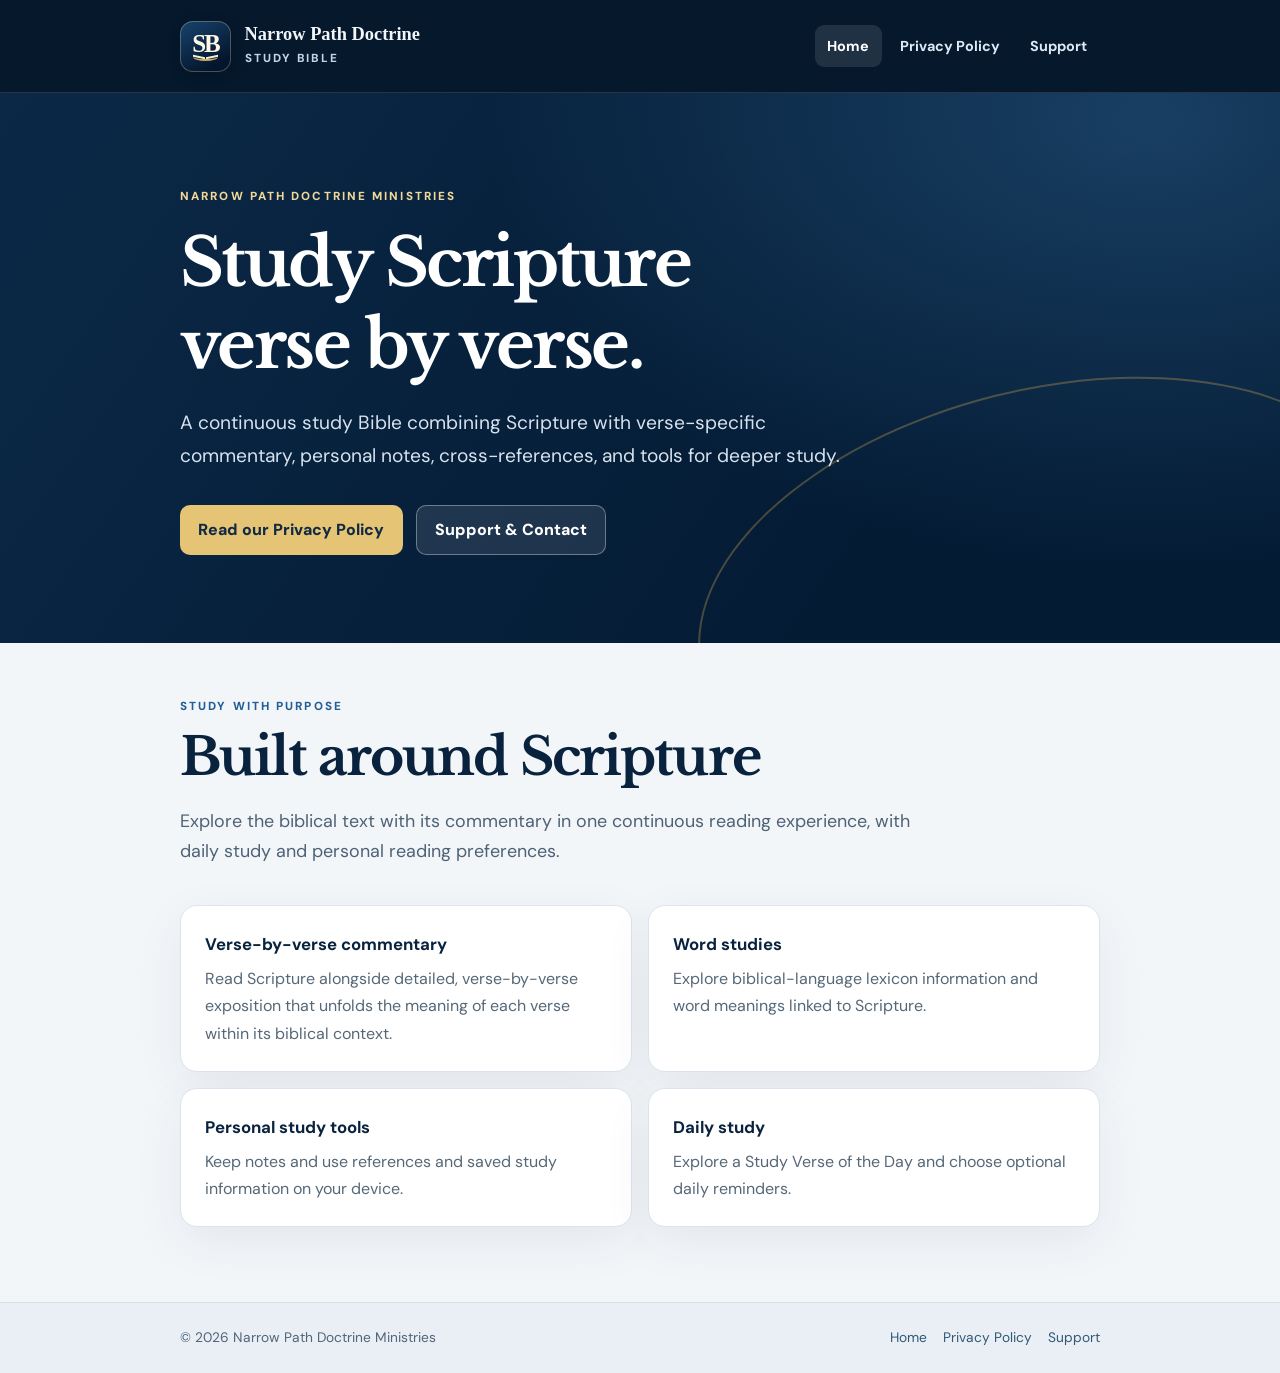
<file: index.html>
<!doctype html>
<html lang="en">
<head>
<meta charset="utf-8">
<meta name="viewport" content="width=device-width, initial-scale=1">
<meta name="theme-color" content="#05182c">
<meta name="description" content="A personal Scripture study app with verse-by-verse commentary, word studies, notes, and daily Scripture.">
<title>Home | Narrow Path Doctrine Study Bible</title>
<link rel="stylesheet" href="style.css">
</head>
<body>
<a class="skip" href="#main">Skip to content</a>
<header class="header"><div class="wrap header-inner">
  <a class="brand" href="index.html" aria-label="Narrow Path Doctrine Study Bible home"><span class="mark" aria-hidden="true"><b>SB</b><span class="book-lines"></span></span><span><span class="brand-name">Narrow Path Doctrine</span><span class="brand-sub">STUDY BIBLE</span></span></a>
  <nav aria-label="Main navigation"><a href="index.html" aria-current="page">Home</a><a href="privacy.html">Privacy Policy</a><a href="support.html">Support</a></nav>
</div></header>
<section class="hero"><div class="wrap hero-body"><span class="eyebrow">Narrow Path Doctrine Ministries</span><h1>Study Scripture<br>verse by verse.</h1><p>A continuous study Bible combining Scripture with verse-specific commentary, personal notes, cross-references, and tools for deeper study.</p><div class="action-row"><a class="button" href="privacy.html">Read our Privacy Policy</a><a class="button secondary" href="support.html">Support &amp; Contact</a></div></div></section>
<main id="main" class="wrap page"><div class="page-header"><span class="eyebrow">Study with purpose</span><h1>Built around Scripture</h1><p class="lead">Explore the biblical text with its commentary in one continuous reading experience, with daily study and personal reading preferences.</p></div>
<div class="features"><div class="feature"><h2>Verse-by-verse commentary</h2><p>Read Scripture alongside detailed, verse-by-verse exposition that unfolds the meaning of each verse within its biblical context.</p></div><div class="feature"><h2>Word studies</h2><p>Explore biblical-language lexicon information and word meanings linked to Scripture.</p></div><div class="feature"><h2>Personal study tools</h2><p>Keep notes and use references and saved study information on your device.</p></div><div class="feature"><h2>Daily study</h2><p>Explore a Study Verse of the Day and choose optional daily reminders.</p></div></div></main>
<footer class="footer"><div class="wrap footer-inner"><span>&copy; 2026 Narrow Path Doctrine Ministries</span><div class="footer-links"><a href="index.html">Home</a><a href="privacy.html">Privacy Policy</a><a href="support.html">Support</a></div></div></footer>
</body>
</html>
</file>
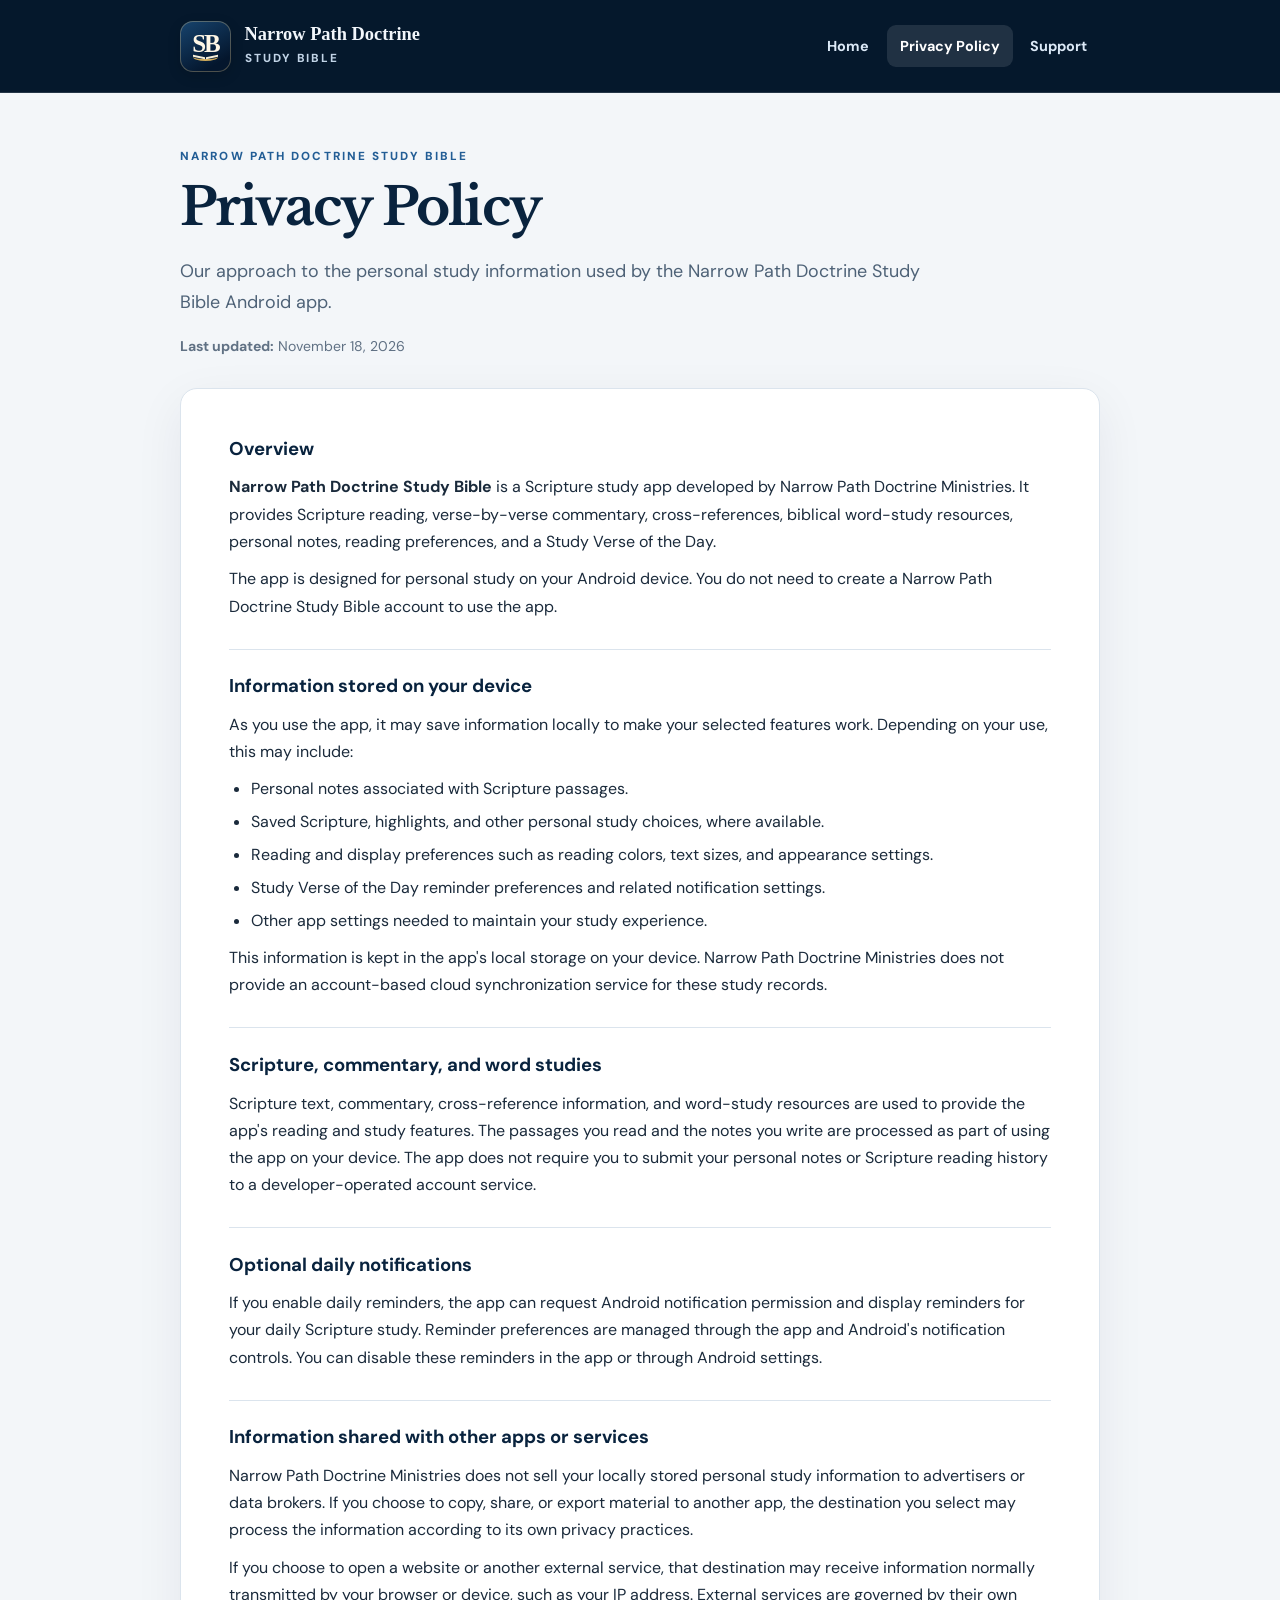
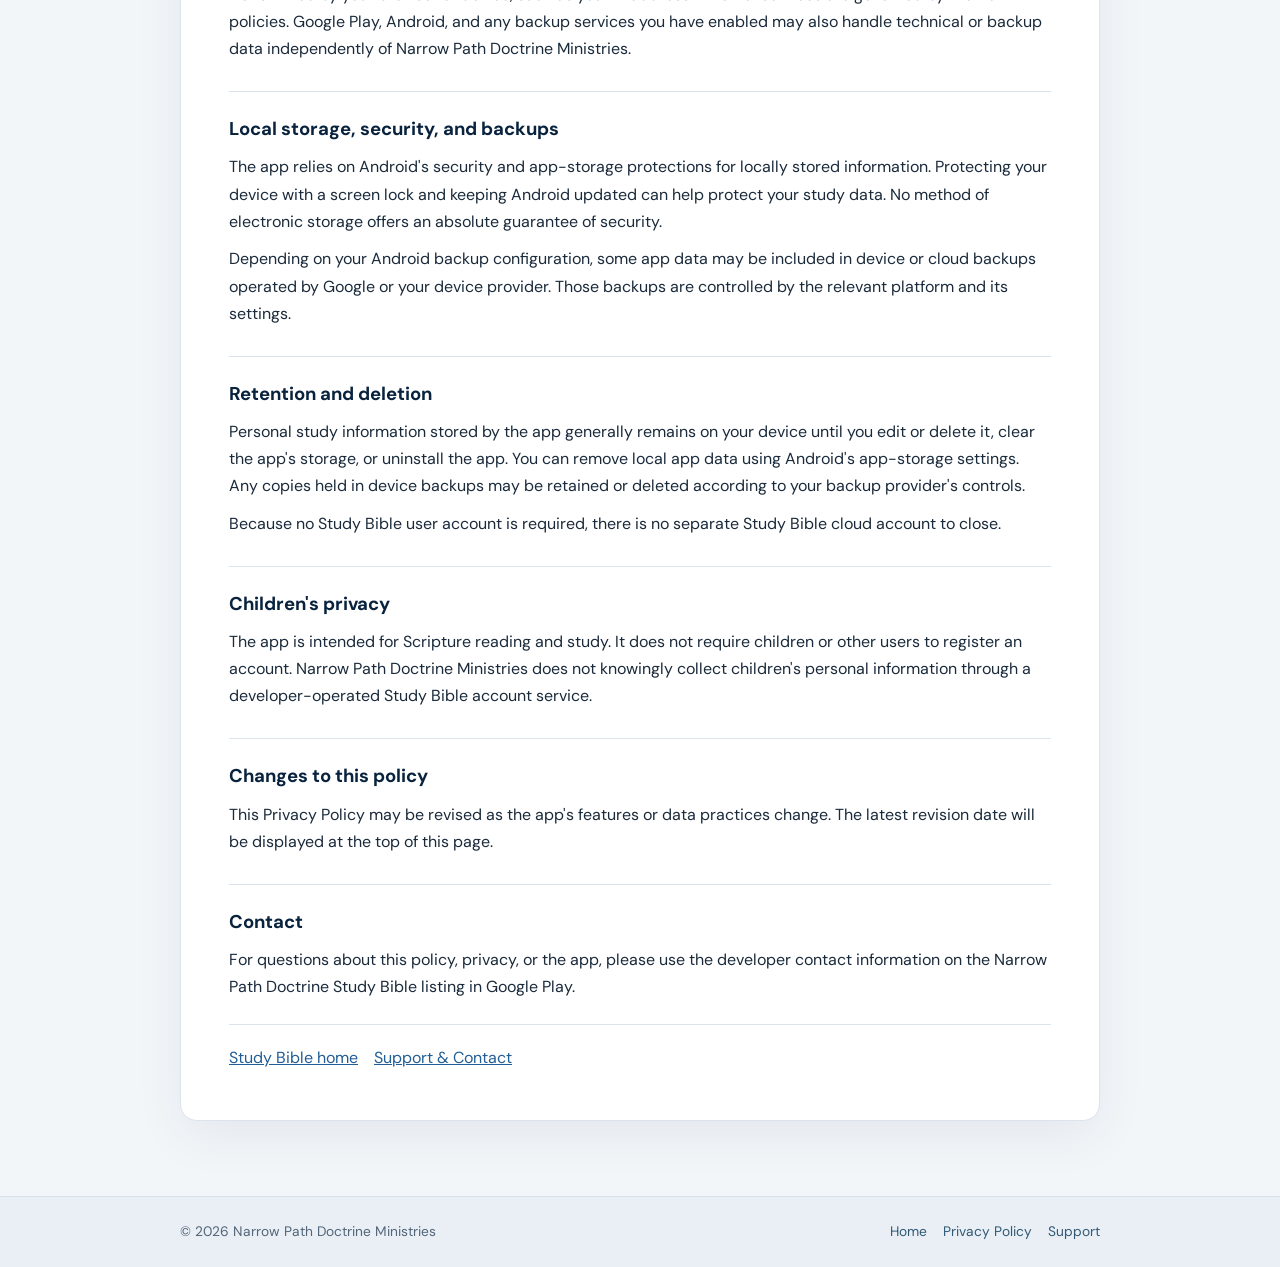
<file: privacy.html>
<!doctype html>
<html lang="en">
<head>
<meta charset="utf-8">
<meta name="viewport" content="width=device-width, initial-scale=1">
<meta name="theme-color" content="#05182c">
<meta name="description" content="Privacy Policy for the Narrow Path Doctrine Study Bible Android app.">
<title>Privacy Policy | Narrow Path Doctrine Study Bible</title>
<link rel="stylesheet" href="style.css">
</head>
<body>
<a class="skip" href="#main">Skip to content</a>
<header class="header"><div class="wrap header-inner">
  <a class="brand" href="index.html" aria-label="Narrow Path Doctrine Study Bible home"><span class="mark" aria-hidden="true"><b>SB</b><span class="book-lines"></span></span><span><span class="brand-name">Narrow Path Doctrine</span><span class="brand-sub">STUDY BIBLE</span></span></a>
  <nav aria-label="Main navigation"><a href="index.html">Home</a><a href="privacy.html" aria-current="page">Privacy Policy</a><a href="support.html">Support</a></nav>
</div></header>
<main id="main" class="wrap page">
<div class="page-header"><span class="eyebrow">Narrow Path Doctrine Study Bible</span><h1>Privacy Policy</h1><p class="lead">Our approach to the personal study information used by the Narrow Path Doctrine Study Bible Android app.</p><p class="meta"><strong>Last updated:</strong> November 18, 2026</p></div>
<article class="content-card">
<section><h2>Overview</h2><p><strong>Narrow Path Doctrine Study Bible</strong> is a Scripture study app developed by Narrow Path Doctrine Ministries. It provides Scripture reading, verse-by-verse commentary, cross-references, biblical word-study resources, personal notes, reading preferences, and a Study Verse of the Day.</p><p>The app is designed for personal study on your Android device. You do not need to create a Narrow Path Doctrine Study Bible account to use the app.</p></section>
<section><h2>Information stored on your device</h2><p>As you use the app, it may save information locally to make your selected features work. Depending on your use, this may include:</p><ul><li>Personal notes associated with Scripture passages.</li><li>Saved Scripture, highlights, and other personal study choices, where available.</li><li>Reading and display preferences such as reading colors, text sizes, and appearance settings.</li><li>Study Verse of the Day reminder preferences and related notification settings.</li><li>Other app settings needed to maintain your study experience.</li></ul><p>This information is kept in the app's local storage on your device. Narrow Path Doctrine Ministries does not provide an account-based cloud synchronization service for these study records.</p></section>
<section><h2>Scripture, commentary, and word studies</h2><p>Scripture text, commentary, cross-reference information, and word-study resources are used to provide the app's reading and study features. The passages you read and the notes you write are processed as part of using the app on your device. The app does not require you to submit your personal notes or Scripture reading history to a developer-operated account service.</p></section>
<section><h2>Optional daily notifications</h2><p>If you enable daily reminders, the app can request Android notification permission and display reminders for your daily Scripture study. Reminder preferences are managed through the app and Android's notification controls. You can disable these reminders in the app or through Android settings.</p></section>
<section><h2>Information shared with other apps or services</h2><p>Narrow Path Doctrine Ministries does not sell your locally stored personal study information to advertisers or data brokers. If you choose to copy, share, or export material to another app, the destination you select may process the information according to its own privacy practices.</p><p>If you choose to open a website or another external service, that destination may receive information normally transmitted by your browser or device, such as your IP address. External services are governed by their own policies. Google Play, Android, and any backup services you have enabled may also handle technical or backup data independently of Narrow Path Doctrine Ministries.</p></section>
<section><h2>Local storage, security, and backups</h2><p>The app relies on Android's security and app-storage protections for locally stored information. Protecting your device with a screen lock and keeping Android updated can help protect your study data. No method of electronic storage offers an absolute guarantee of security.</p><p>Depending on your Android backup configuration, some app data may be included in device or cloud backups operated by Google or your device provider. Those backups are controlled by the relevant platform and its settings.</p></section>
<section><h2>Retention and deletion</h2><p>Personal study information stored by the app generally remains on your device until you edit or delete it, clear the app's storage, or uninstall the app. You can remove local app data using Android's app-storage settings. Any copies held in device backups may be retained or deleted according to your backup provider's controls.</p><p>Because no Study Bible user account is required, there is no separate Study Bible cloud account to close.</p></section>
<section><h2>Children's privacy</h2><p>The app is intended for Scripture reading and study. It does not require children or other users to register an account. Narrow Path Doctrine Ministries does not knowingly collect children's personal information through a developer-operated Study Bible account service.</p></section>
<section><h2>Changes to this policy</h2><p>This Privacy Policy may be revised as the app's features or data practices change. The latest revision date will be displayed at the top of this page.</p></section>
<section><h2>Contact</h2><p>For questions about this policy, privacy, or the app, please use the developer contact information on the Narrow Path Doctrine Study Bible listing in Google Play.</p></section>
<div class="bottom-links"><a href="index.html">Study Bible home</a><a href="support.html">Support &amp; Contact</a></div>
</article>
</main>
<footer class="footer"><div class="wrap footer-inner"><span>&copy; 2026 Narrow Path Doctrine Ministries</span><div class="footer-links"><a href="index.html">Home</a><a href="privacy.html">Privacy Policy</a><a href="support.html">Support</a></div></div></footer>
</body>
</html>
</file>
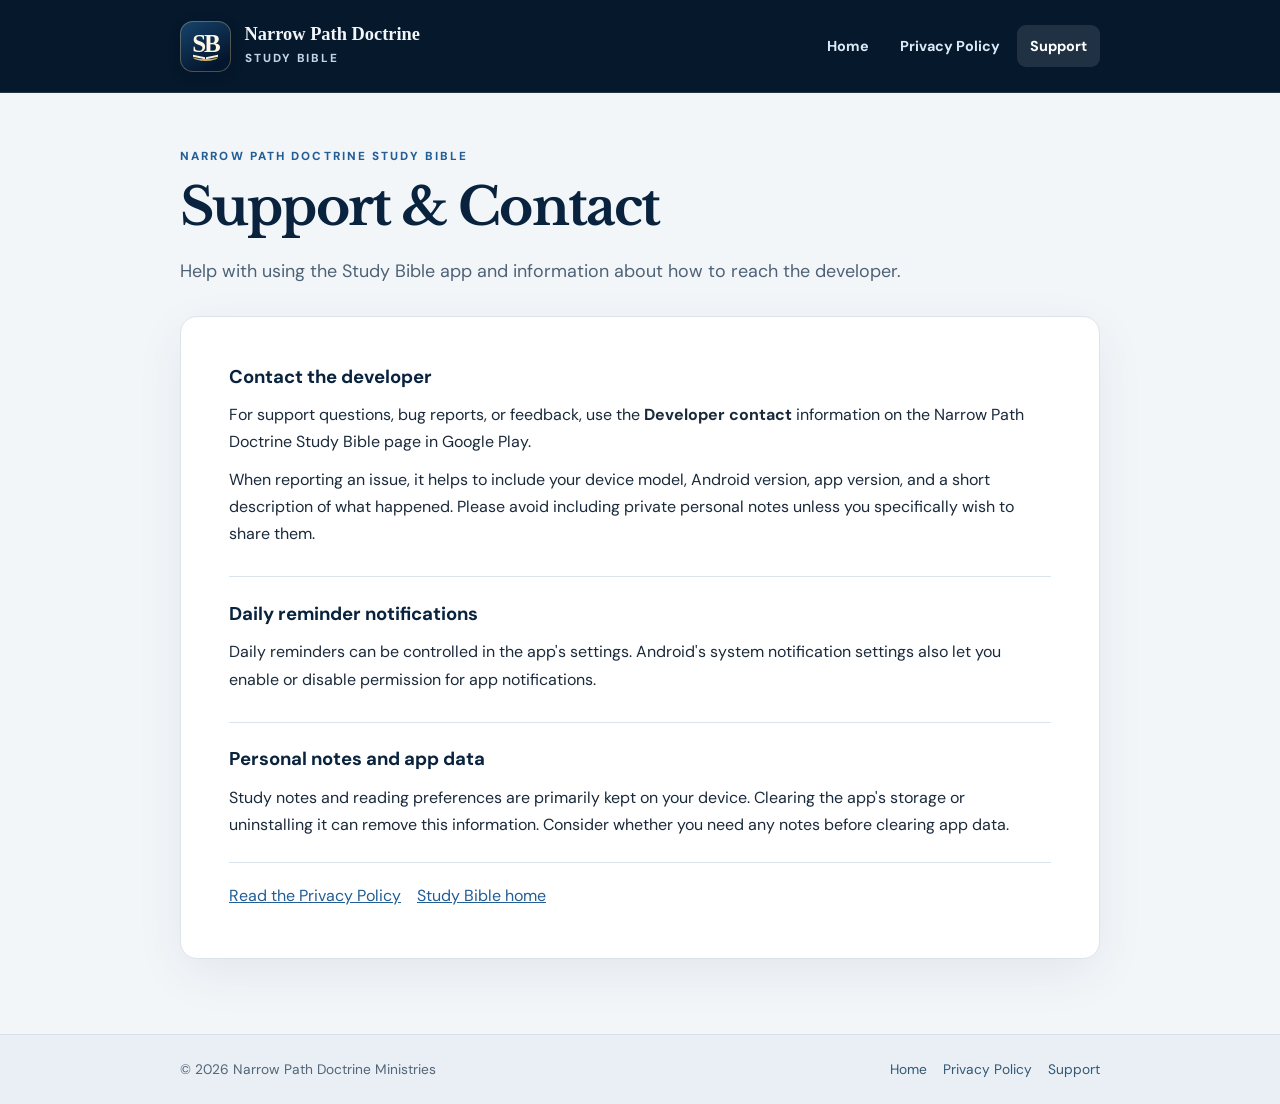
<file: support.html>
<!doctype html>
<html lang="en">
<head>
<meta charset="utf-8">
<meta name="viewport" content="width=device-width, initial-scale=1">
<meta name="theme-color" content="#05182c">
<meta name="description" content="Support and contact details for the Narrow Path Doctrine Study Bible Android app.">
<title>Support &amp; Contact | Narrow Path Doctrine Study Bible</title>
<link rel="stylesheet" href="style.css">
</head>
<body>
<a class="skip" href="#main">Skip to content</a>
<header class="header"><div class="wrap header-inner">
  <a class="brand" href="index.html" aria-label="Narrow Path Doctrine Study Bible home"><span class="mark" aria-hidden="true"><b>SB</b><span class="book-lines"></span></span><span><span class="brand-name">Narrow Path Doctrine</span><span class="brand-sub">STUDY BIBLE</span></span></a>
  <nav aria-label="Main navigation"><a href="index.html">Home</a><a href="privacy.html">Privacy Policy</a><a href="support.html" aria-current="page">Support</a></nav>
</div></header>
<main id="main" class="wrap page"><div class="page-header"><span class="eyebrow">Narrow Path Doctrine Study Bible</span><h1>Support &amp; Contact</h1><p class="lead">Help with using the Study Bible app and information about how to reach the developer.</p></div>
<article class="content-card"><section><h2>Contact the developer</h2><p>For support questions, bug reports, or feedback, use the <strong>Developer contact</strong> information on the Narrow Path Doctrine Study Bible page in Google Play.</p><p>When reporting an issue, it helps to include your device model, Android version, app version, and a short description of what happened. Please avoid including private personal notes unless you specifically wish to share them.</p></section><section><h2>Daily reminder notifications</h2><p>Daily reminders can be controlled in the app's settings. Android's system notification settings also let you enable or disable permission for app notifications.</p></section><section><h2>Personal notes and app data</h2><p>Study notes and reading preferences are primarily kept on your device. Clearing the app's storage or uninstalling it can remove this information. Consider whether you need any notes before clearing app data.</p></section><div class="bottom-links"><a href="privacy.html">Read the Privacy Policy</a><a href="index.html">Study Bible home</a></div></article></main>
<footer class="footer"><div class="wrap footer-inner"><span>&copy; 2026 Narrow Path Doctrine Ministries</span><div class="footer-links"><a href="index.html">Home</a><a href="privacy.html">Privacy Policy</a><a href="support.html">Support</a></div></div></footer>
</body>
</html>
</file>
<file: style.css>
@import url('https://fonts.googleapis.com/css2?family=DM+Sans:wght@400;500;600;700;800&family=Libre+Baskerville:wght@400;700&display=swap');
:root{--navy:#09233e;--deep:#05182c;--navy2:#103b65;--gold:#cfaa5a;--gold2:#f1d898;--text:#1a2a3b;--muted:#5b6a7a;--panel:#fff;--bg:#f3f6f9;--line:#dbe4ed;--blue:#225d95;--shadow:0 15px 50px rgba(7,31,56,.065);color-scheme:light}
*{box-sizing:border-box}
html{scroll-behavior:smooth}
body{margin:0;background:var(--bg);color:var(--text);font-family:'DM Sans',system-ui,-apple-system,BlinkMacSystemFont,'Segoe UI',sans-serif;font-size:16px;line-height:1.7}
a{color:var(--blue)}
a:hover{color:#114677}
a:focus-visible{outline:3px solid var(--gold);outline-offset:4px;border-radius:3px}
.skip{position:absolute;left:-9999px;top:auto}
.skip:focus{left:1rem;top:1rem;z-index:10;background:white;padding:.6rem 1rem}
.header{background:var(--deep);color:#f2f6fb;border-bottom:1px solid rgba(255,255,255,.13)}
.wrap{max-width:1000px;margin:auto;padding-inline:clamp(1.1rem,4vw,2.5rem)}
.header-inner{display:flex;align-items:center;justify-content:space-between;gap:1rem;min-height:92px}
.brand{text-decoration:none;color:inherit;display:inline-flex;align-items:center;gap:.85rem}
.brand:hover{color:inherit}
.mark{width:51px;height:51px;border-radius:13px;flex:none;background:linear-gradient(150deg,#17446e,#04162d 80%);display:grid;place-items:center;box-shadow:inset 0 0 0 1px rgba(243,216,150,.3),0 4px 13px rgba(0,0,0,.15);position:relative;overflow:hidden}
.mark b{font:700 25px/1 Georgia,serif;letter-spacing:-2px;color:#fff7e6;margin-top:-6px}
.book-lines{position:absolute;bottom:11px;left:13px;width:25px;height:8px;border-bottom:2px solid var(--gold);border-radius:0 0 50% 50%}
.book-lines:before,.book-lines:after{content:"";position:absolute;width:12px;height:4px;top:-1px;border-bottom:2px solid #f8f0da}
.book-lines:before{left:0;transform:skewY(12deg)}
.book-lines:after{right:0;transform:skewY(-12deg)}
.brand-name{display:block;font:700 clamp(.98rem,2vw,1.15rem)/1.3 Georgia,serif}
.brand-sub{display:block;color:#c2d4e7;font-size:.73rem;letter-spacing:.17em;font-weight:800;margin-top:2px}
nav{display:flex;flex-wrap:wrap;gap:.3rem}
nav a{color:#dce9f7;padding:.55rem .8rem;text-decoration:none;border-radius:9px;font-weight:700;font-size:.9rem}
nav a:hover,nav a[aria-current=page]{color:white;background:rgba(255,255,255,.11)}
.hero{position:relative;background:radial-gradient(ellipse 70% 110% at 90% 5%,rgba(57,121,174,.38),transparent 74%),linear-gradient(125deg,#0b2947 0%,#041b34 72%);color:white;overflow:hidden}
.hero:after{content:"";position:absolute;bottom:-140px;right:-115px;height:390px;width:700px;border:2px solid rgba(216,171,82,.32);border-radius:50%;transform:rotate(-14deg);pointer-events:none}
.hero-body{padding-block:clamp(3.6rem,7vw,5.5rem);position:relative;z-index:1}
.eyebrow{color:var(--gold2);letter-spacing:.18em;text-transform:uppercase;font-weight:800;font-size:.73rem}
.hero h1{font-family:'Libre Baskerville',Georgia,serif;font-size:clamp(2.3rem,5.5vw,4.15rem);line-height:1.24;letter-spacing:-.038em;max-width:710px;margin:.85rem 0 1.3rem}
.hero p{color:#d6e2ee;max-width:660px;font-size:clamp(1.02rem,2vw,1.2rem);line-height:1.7}
.action-row{display:flex;flex-wrap:wrap;gap:.8rem;margin-top:2rem}
.button{display:inline-flex;justify-content:center;align-items:center;min-height:46px;border-radius:10px;padding:.65rem 1.15rem;text-decoration:none;font-weight:800;color:#112a44;background:#e5c476}
.button:hover{background:#f3d892;color:#10283f}
.button.secondary{background:rgba(255,255,255,.1);color:white;border:1px solid rgba(255,255,255,.35)}
.button.secondary:hover{background:rgba(255,255,255,.18)}
main.page{padding-block:3rem 4.7rem}
.page-header{margin-bottom:1.8rem}
.page-header .eyebrow{color:var(--blue)}
.page-header h1{font:700 clamp(2.1rem,4.4vw,3.25rem)/1.2 'Libre Baskerville',Georgia,serif;letter-spacing:-.036em;color:var(--navy);margin:.5rem 0 .6rem}
.lead{font-size:1.12rem;color:#4e6277;max-width:740px}
.meta{font-size:.88rem;color:#607184}
.content-card,.feature,.notice{background:var(--panel);border:1px solid var(--line);border-radius:17px;box-shadow:var(--shadow)}
.content-card{padding:clamp(1.4rem,4vw,3rem)}
.content-card section+section{border-top:1px solid var(--line);margin-top:1.8rem;padding-top:1.55rem}
.content-card h2{font-size:1.16rem;color:var(--navy);margin:0 0 .5rem;line-height:1.4}
.content-card p{margin:.65rem 0}
.content-card ul{padding-left:1.35rem;margin:.65rem 0}
.content-card li+li{margin-top:.35rem}
.content-card p:last-child,.content-card section:last-child p:last-child{margin-bottom:0}
.features{display:grid;grid-template-columns:repeat(2,minmax(0,1fr));gap:1rem;margin-top:2.4rem}
.feature{padding:1.5rem}
.feature h2{font-size:1.05rem;color:var(--navy);margin:0 0 .4rem}
.feature p{margin:0;color:#566878}
.notice{background:#fbf9f1;border-color:#e8d9b4;margin-top:1.3rem;padding:1.1rem 1.4rem;color:#4d503f}
.bottom-links{display:flex;gap:1rem;flex-wrap:wrap;margin-top:1.5rem;padding-top:1.2rem;border-top:1px solid var(--line)}
.footer{background:#e9eff5;border-top:1px solid #d6e0ea;color:#526579;font-size:.86rem}
.footer-inner{display:flex;gap:1rem;flex-wrap:wrap;justify-content:space-between;align-items:center;padding-block:1.45rem}
.footer a{color:#315976;text-decoration:none}
.footer a:hover{text-decoration:underline}
.footer-links{display:flex;flex-wrap:wrap;gap:1rem}
@media(max-width:690px){.header-inner{align-items:flex-start;flex-direction:column;padding-block:1rem}.header nav{margin-left:-.55rem}.hero-body{padding-block:3.3rem}.features{grid-template-columns:1fr}.footer-inner{display:block}.footer-links{margin-top:.45rem}.content-card{padding:1.35rem}body{font-size:15.5px}}
@media(prefers-reduced-motion:reduce){html{scroll-behavior:auto}}
</file>
